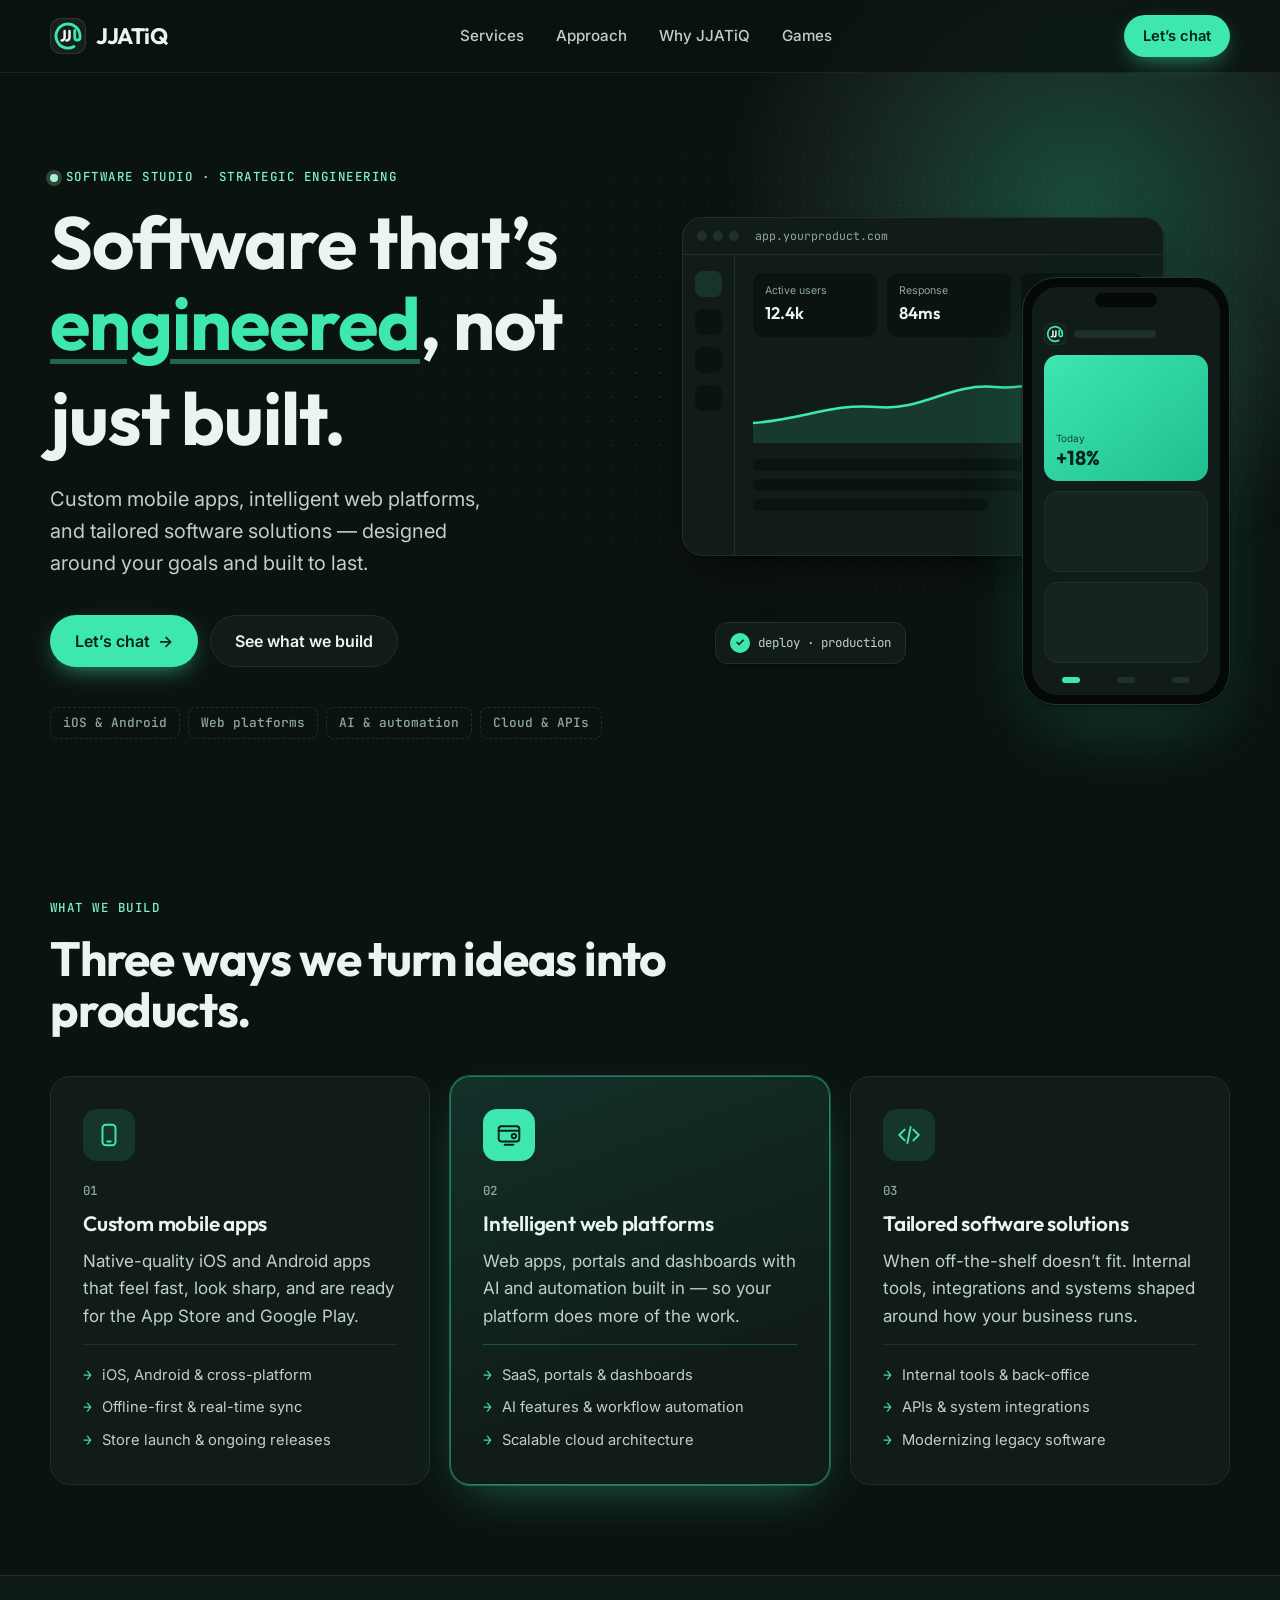
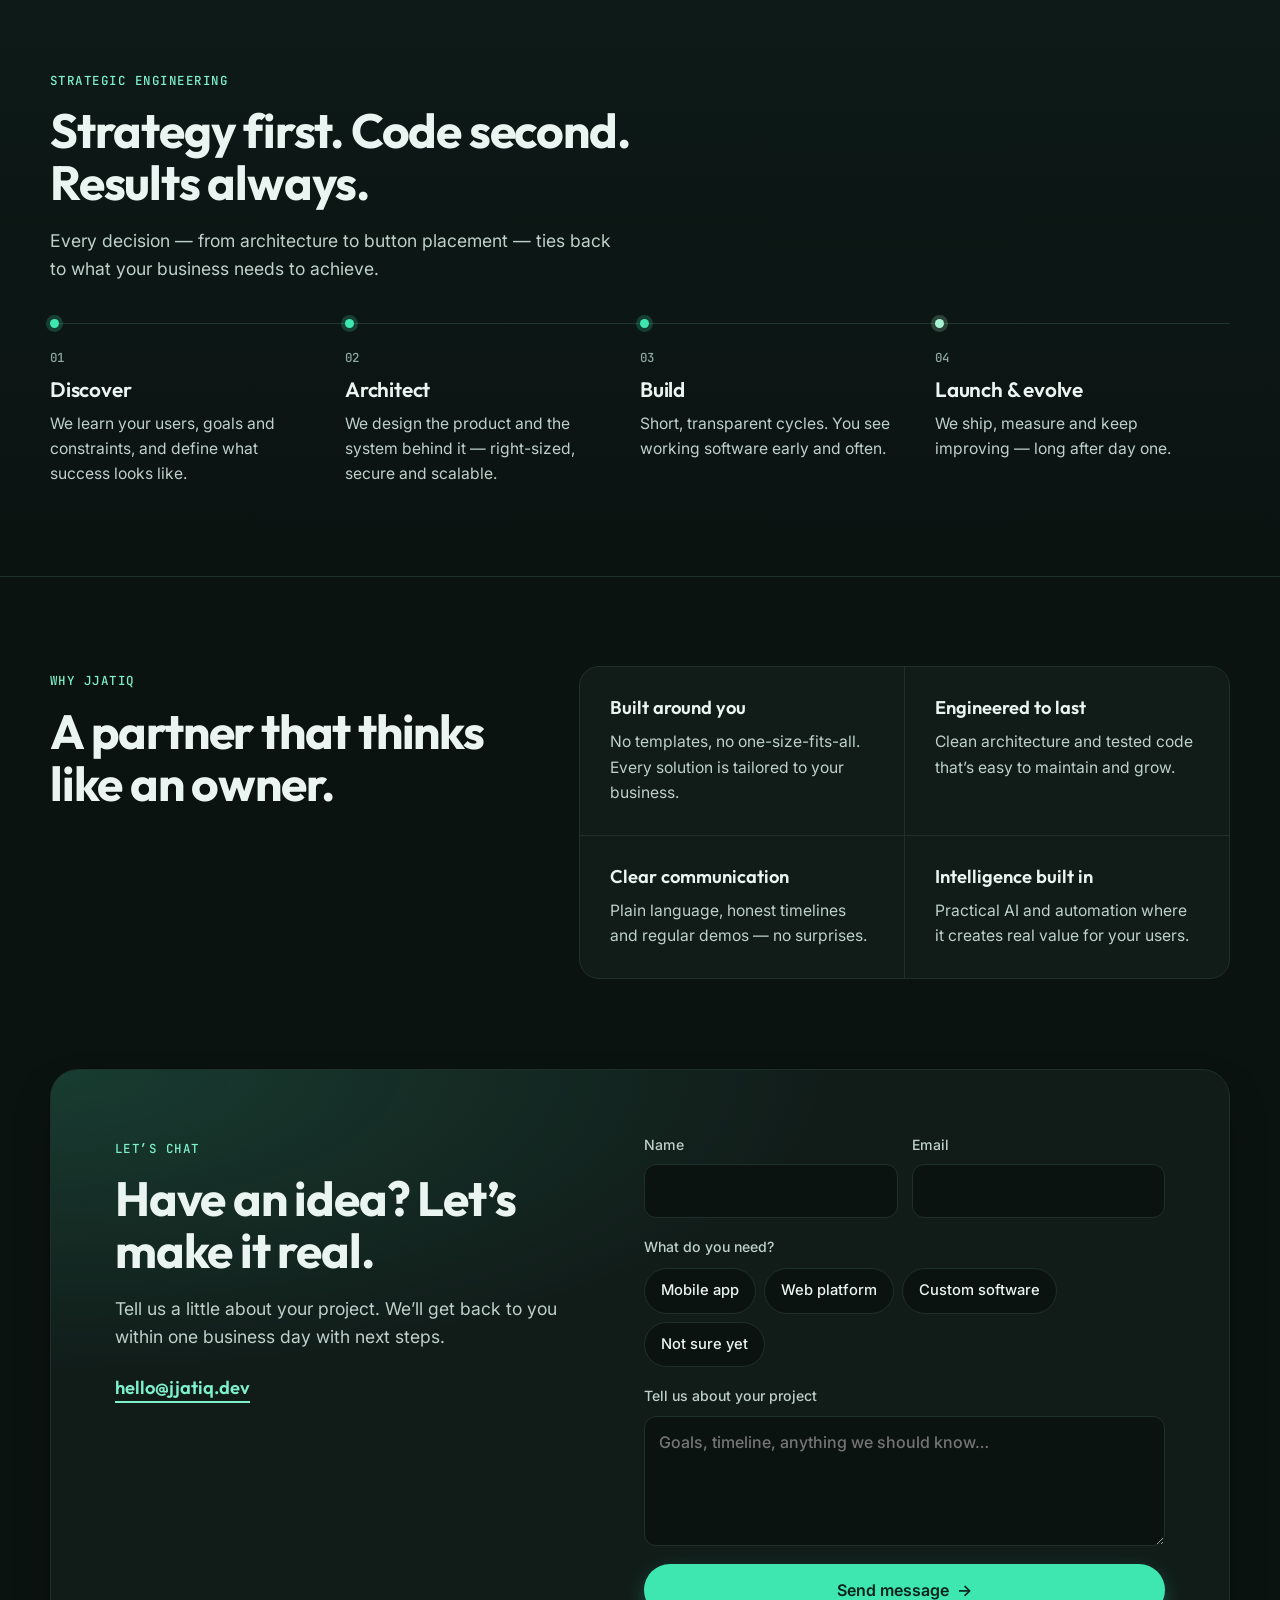
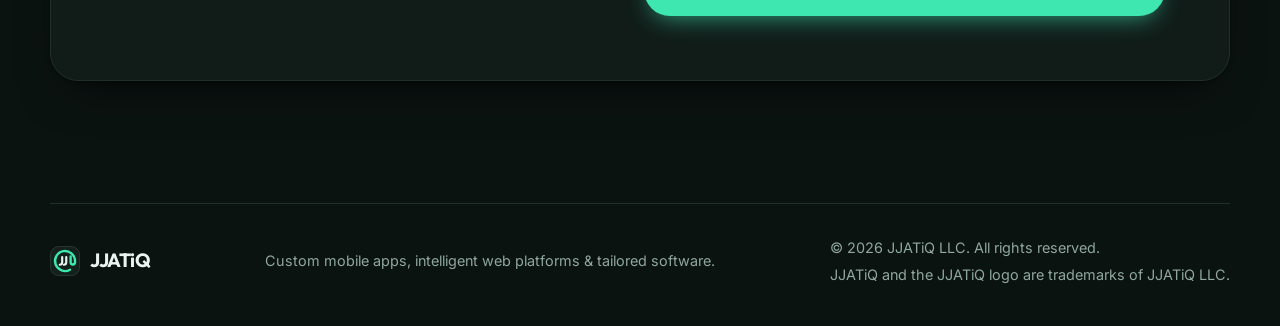
<file: index.html>
<!doctype html>
<html lang="en">
<head>
  <meta charset="utf-8">
  <meta name="viewport" content="width=device-width, initial-scale=1">
  <title>JJATiQ — Strategic Software Engineering</title>
  <meta name="description" content="Official homepage for JJATiQ. Custom mobile apps, intelligent web platforms, and tailored software solutions. Built with strategic engineering. Let’s chat.">
  <meta property="og:title" content="JJATiQ — Strategic Software Engineering">
  <meta property="og:description" content="Custom mobile apps, intelligent web platforms, and tailored software solutions. Built with strategic engineering.">
  <link rel="icon" href="favicon.ico?v=3" sizes="48x48">
  <link rel="icon" href="favicon.svg?v=3" type="image/svg+xml">
  <link rel="icon" href="brand/png/mark-32.png?v=3" type="image/png" sizes="32x32">
  <link rel="apple-touch-icon" href="apple-touch-icon.png?v=3">
  <meta property="og:image" content="https://jjatiq.dev/brand/png/logo-on-dark-480h.png">
  <meta name="theme-color" content="#0B1311">
  <link rel="preconnect" href="https://fonts.googleapis.com">
  <link rel="preconnect" href="https://fonts.gstatic.com" crossorigin>
  <link href="https://fonts.googleapis.com/css2?family=Outfit:wght@500;600;700&family=Inter:wght@400;500;600&family=JetBrains+Mono:wght@400;500&display=swap" rel="stylesheet">
  <link rel="stylesheet" href="styles.css">
</head>
<body>

  <!-- Reusable logo mark -->
  <svg width="0" height="0" style="position:absolute" aria-hidden="true">
    <symbol id="mark" viewBox="0 0 48 48">
      <rect width="48" height="48" rx="14" fill="#13201C"/>
      <rect x=".75" y=".75" width="46.5" height="46.5" rx="13.25" fill="none" stroke="#FFFFFF" stroke-opacity=".1" stroke-width="1.5"/>
      <path d="M33 16.5v9.5a3.5 3.5 0 0 0 7 0v-2A16 16 0 1 0 32 37.9" fill="none" stroke="#3EE6B0" stroke-width="3.8" stroke-linecap="round" stroke-linejoin="round"/>
      <path d="M19.5 17.5v8.5a4 4 0 0 1-4 4" fill="none" stroke="#EAF4F0" stroke-width="3.4" stroke-linecap="round"/>
      <path d="M26 17.5v8.5a4 4 0 0 1-4 4" fill="none" stroke="#EAF4F0" stroke-width="3.4" stroke-linecap="round"/>
    </symbol>
  </svg>

  <header class="nav" id="top">
    <div class="wrap nav__inner">
      <a href="#top" class="brand" aria-label="JJATiQ home">
        <svg class="brand__mark"><use href="#mark"/></svg>
        <span class="brand__word">JJATiQ</span>
      </a>
      <nav class="nav__links" aria-label="Main">
        <a href="#services">Services</a>
        <a href="#approach">Approach</a>
        <a href="#principles">Why JJATiQ</a>
        <a href="games/" class="nav__keep">Games</a>
      </nav>
      <a href="#contact" class="btn btn--primary btn--sm">Let’s chat</a>
    </div>
  </header>

  <main>
    <!-- HERO -->
    <section class="hero">
      <div class="wrap hero__grid">
        <div class="hero__copy">
          <p class="eyebrow"><span class="dot"></span> Software studio · Strategic engineering</p>
          <h1><span>Software that’s</span> <span class="hl"><em>engineered</em>, not</span> <span>just built.</span></h1>
          <p class="lede">Custom mobile apps, intelligent web platforms, and tailored software solutions — designed around your goals and built to last.</p>
          <div class="hero__cta">
            <a href="#contact" class="btn btn--primary">Let’s chat <span aria-hidden="true">→</span></a>
            <a href="#services" class="btn btn--ghost">See what we build</a>
          </div>
          <ul class="hero__tags" aria-label="Capabilities">
            <li>iOS &amp; Android</li><li>Web platforms</li><li>AI &amp; automation</li><li>Cloud &amp; APIs</li>
          </ul>
        </div>

        <div class="hero__visual" aria-hidden="true">
          <div class="win">
            <div class="win__bar"><i></i><i></i><i></i><span>app.yourproduct.com</span></div>
            <div class="win__body">
              <div class="win__side"><b></b><b></b><b></b><b></b></div>
              <div class="win__main">
                <div class="kpis"><div><small>Active users</small><strong>12.4k</strong></div><div><small>Response</small><strong>84ms</strong></div><div><small>Uptime</small><strong>99.9%</strong></div></div>
                <svg class="chart" viewBox="0 0 300 90" preserveAspectRatio="none">
                  <path d="M0 70 C40 66 60 50 95 54 S150 30 185 34 S250 12 300 8 V90 H0Z" class="chart__fill"/>
                  <path d="M0 70 C40 66 60 50 95 54 S150 30 185 34 S250 12 300 8" class="chart__line"/>
                </svg>
                <div class="rows"><b></b><b></b><b></b></div>
              </div>
            </div>
          </div>
          <div class="phone">
            <div class="phone__notch"></div>
            <div class="phone__screen">
              <div class="phone__head"><svg><use href="#mark"/></svg><b></b></div>
              <div class="phone__card phone__card--accent"><small>Today</small><strong>+18%</strong></div>
              <div class="phone__card"></div>
              <div class="phone__card"></div>
              <div class="phone__tab"><i></i><i></i><i></i></div>
            </div>
          </div>
          <div class="chip"><span class="chip__ok">✓</span> <code>deploy · production</code></div>
        </div>
      </div>
    </section>

    <!-- SERVICES -->
    <section class="section" id="services">
      <div class="wrap">
        <div class="section__head">
          <p class="eyebrow">What we build</p>
          <h2>Three ways we turn ideas into products.</h2>
        </div>
        <div class="cards">
          <article class="card">
            <div class="card__icon">
              <svg viewBox="0 0 24 24"><rect x="6" y="2.5" width="12" height="19" rx="3"/><path d="M10.5 18h3"/></svg>
            </div>
            <p class="card__num">01</p>
            <h3>Custom mobile apps</h3>
            <p>Native-quality iOS and Android apps that feel fast, look sharp, and are ready for the App Store and Google Play.</p>
            <ul><li>iOS, Android &amp; cross-platform</li><li>Offline-first &amp; real-time sync</li><li>Store launch &amp; ongoing releases</li></ul>
          </article>
          <article class="card card--feature">
            <div class="card__icon">
              <svg viewBox="0 0 24 24"><rect x="2.5" y="4" width="19" height="14" rx="2.5"/><path d="M2.5 8h19M8 21h8"/><circle cx="16.5" cy="13" r="2"/></svg>
            </div>
            <p class="card__num">02</p>
            <h3>Intelligent web platforms</h3>
            <p>Web apps, portals and dashboards with AI and automation built in — so your platform does more of the work.</p>
            <ul><li>SaaS, portals &amp; dashboards</li><li>AI features &amp; workflow automation</li><li>Scalable cloud architecture</li></ul>
          </article>
          <article class="card">
            <div class="card__icon">
              <svg viewBox="0 0 24 24"><path d="M8 7l-5 5 5 5M16 7l5 5-5 5M13.5 4.5l-3 15"/></svg>
            </div>
            <p class="card__num">03</p>
            <h3>Tailored software solutions</h3>
            <p>When off-the-shelf doesn’t fit. Internal tools, integrations and systems shaped around how your business runs.</p>
            <ul><li>Internal tools &amp; back-office</li><li>APIs &amp; system integrations</li><li>Modernizing legacy software</li></ul>
          </article>
        </div>
      </div>
    </section>

    <!-- APPROACH -->
    <section class="section section--ink" id="approach">
      <div class="wrap">
        <div class="section__head">
          <p class="eyebrow eyebrow--light">Strategic engineering</p>
          <h2>Strategy first. Code second. Results always.</h2>
          <p class="section__sub">Every decision — from architecture to button placement — ties back to what your business needs to achieve.</p>
        </div>
        <ol class="steps">
          <li><span class="steps__n">01</span><h3>Discover</h3><p>We learn your users, goals and constraints, and define what success looks like.</p></li>
          <li><span class="steps__n">02</span><h3>Architect</h3><p>We design the product and the system behind it — right-sized, secure and scalable.</p></li>
          <li><span class="steps__n">03</span><h3>Build</h3><p>Short, transparent cycles. You see working software early and often.</p></li>
          <li><span class="steps__n">04</span><h3>Launch &amp; evolve</h3><p>We ship, measure and keep improving — long after day one.</p></li>
        </ol>
      </div>
    </section>

    <!-- PRINCIPLES -->
    <section class="section" id="principles">
      <div class="wrap principles">
        <div class="section__head">
          <p class="eyebrow">Why JJATiQ</p>
          <h2>A partner that thinks like an owner.</h2>
        </div>
        <dl class="principles__list">
          <div><dt>Built around you</dt><dd>No templates, no one-size-fits-all. Every solution is tailored to your business.</dd></div>
          <div><dt>Engineered to last</dt><dd>Clean architecture and tested code that’s easy to maintain and grow.</dd></div>
          <div><dt>Clear communication</dt><dd>Plain language, honest timelines and regular demos — no surprises.</dd></div>
          <div><dt>Intelligence built in</dt><dd>Practical AI and automation where it creates real value for your users.</dd></div>
        </dl>
      </div>
    </section>

    <!-- CONTACT -->
    <section class="section contact" id="contact">
      <div class="wrap contact__grid">
        <div>
          <p class="eyebrow">Let’s chat</p>
          <h2>Have an idea? Let’s make it real.</h2>
          <p class="section__sub">Tell us a little about your project. We’ll get back to you within one business day with next steps.</p>
          <a class="contact__mail" href="mailto:hello@jjatiq.dev">hello@jjatiq.dev</a>
        </div>
        <form class="form" id="contactForm">
          <div class="form__row">
            <label>Name<input name="name" required autocomplete="name"></label>
            <label>Email<input name="email" type="email" required autocomplete="email"></label>
          </div>
          <fieldset>
            <legend>What do you need?</legend>
            <div class="pills">
              <label><input type="checkbox" name="need" value="Mobile app"><span>Mobile app</span></label>
              <label><input type="checkbox" name="need" value="Web platform"><span>Web platform</span></label>
              <label><input type="checkbox" name="need" value="Custom software"><span>Custom software</span></label>
              <label><input type="checkbox" name="need" value="Not sure yet"><span>Not sure yet</span></label>
            </div>
          </fieldset>
          <label>Tell us about your project<textarea name="message" rows="4" placeholder="Goals, timeline, anything we should know…"></textarea></label>
          <button class="btn btn--primary btn--block" type="submit">Send message <span aria-hidden="true">→</span></button>
        </form>
      </div>
    </section>
  </main>

  <footer class="footer">
    <div class="wrap footer__inner">
      <a href="#top" class="brand" aria-label="JJATiQ home">
        <svg class="brand__mark"><use href="#mark"/></svg>
        <span class="brand__word">JJATiQ</span>
      </a>
      <p>Custom mobile apps, intelligent web platforms &amp; tailored software.</p>
      <div class="footer__legal footer__copy">
        <p>© <span id="year">2026</span> JJATiQ LLC. All rights reserved.</p>
        <p>JJATiQ and the JJATiQ logo are trademarks of JJATiQ LLC.</p>
      </div>
    </div>
  </footer>

  <script>
    document.getElementById('year').textContent = new Date().getFullYear();
    // Contact form opens the visitor's email app with the details filled in.
    document.getElementById('contactForm').addEventListener('submit', function (e) {
      e.preventDefault();
      var f = new FormData(this);
      var needs = f.getAll('need').join(', ') || 'Not specified';
      var body = 'Name: ' + f.get('name') + '\nEmail: ' + f.get('email') + '\nNeeds: ' + needs + '\n\n' + (f.get('message') || '');
      location.href = 'mailto:hello@jjatiq.dev?subject=' + encodeURIComponent('Project inquiry from ' + f.get('name')) + '&body=' + encodeURIComponent(body);
    });
  </script>
</body>
</html>
</file>
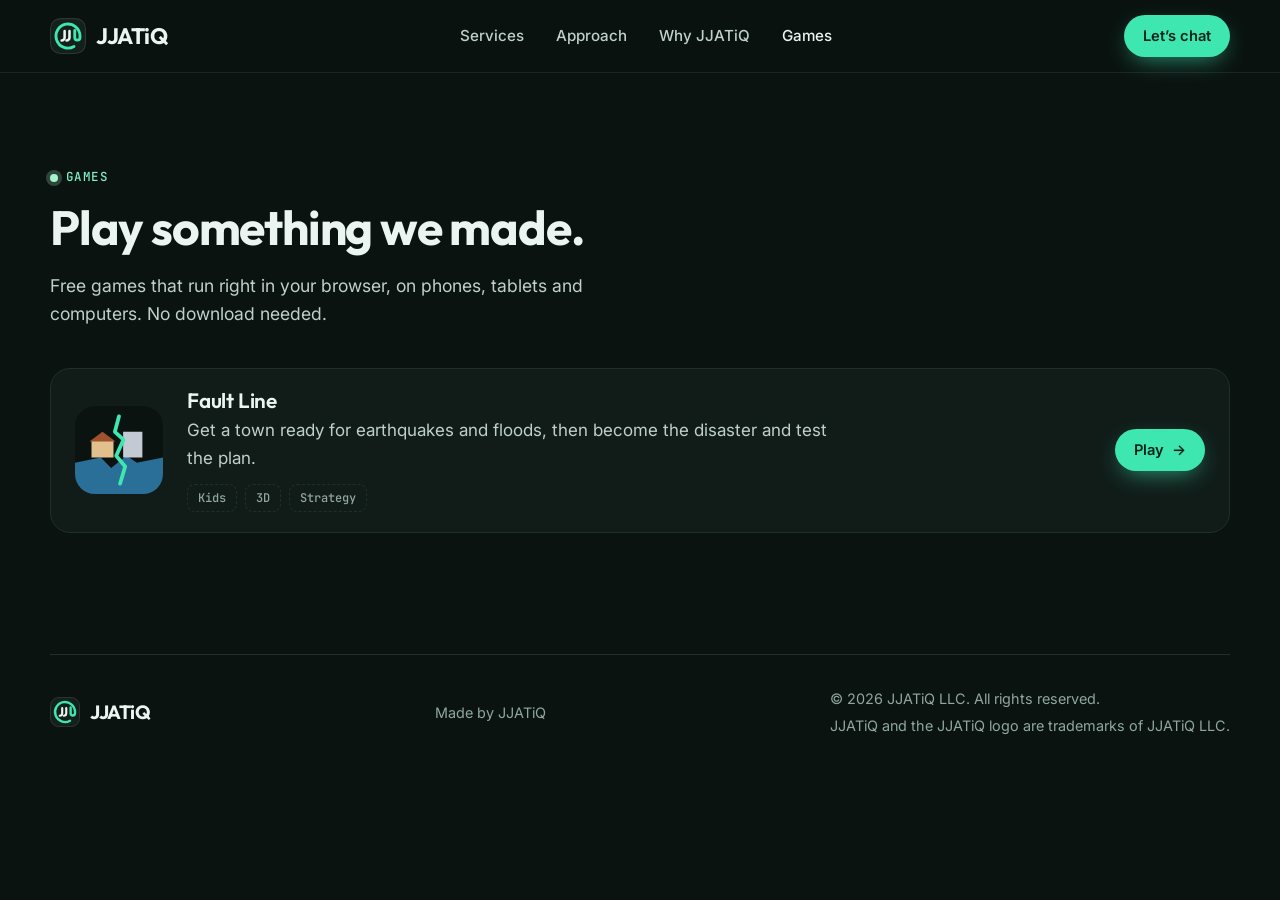
<file: games/index.html>
<!doctype html>
<html lang="en">
<head>
  <meta charset="utf-8">
  <meta name="viewport" content="width=device-width, initial-scale=1">
  <title>Games — JJATiQ</title>
  <meta name="description" content="Games made by JJATiQ. Play them free in your browser.">
  <meta property="og:title" content="Games — JJATiQ">
  <meta property="og:description" content="Games made by JJATiQ. Play them free in your browser.">
  <link rel="icon" href="../favicon.ico?v=3" sizes="48x48">
  <link rel="icon" href="../favicon.svg?v=3" type="image/svg+xml">
  <link rel="icon" href="../brand/png/mark-32.png?v=3" type="image/png" sizes="32x32">
  <link rel="apple-touch-icon" href="../apple-touch-icon.png?v=3">
  <meta property="og:image" content="https://jjatiq.dev/brand/png/logo-on-dark-480h.png">
  <meta name="theme-color" content="#0B1311">
  <link rel="preconnect" href="https://fonts.googleapis.com">
  <link rel="preconnect" href="https://fonts.gstatic.com" crossorigin>
  <link href="https://fonts.googleapis.com/css2?family=Outfit:wght@500;600;700&family=Inter:wght@400;500;600&family=JetBrains+Mono:wght@400;500&display=swap" rel="stylesheet">
  <link rel="stylesheet" href="../styles.css">
</head>
<body>

  <!-- Reusable logo mark -->
  <svg width="0" height="0" style="position:absolute" aria-hidden="true">
    <symbol id="mark" viewBox="0 0 48 48">
      <rect width="48" height="48" rx="14" fill="#13201C"/>
      <rect x=".75" y=".75" width="46.5" height="46.5" rx="13.25" fill="none" stroke="#FFFFFF" stroke-opacity=".1" stroke-width="1.5"/>
      <path d="M33 16.5v9.5a3.5 3.5 0 0 0 7 0v-2A16 16 0 1 0 32 37.9" fill="none" stroke="#3EE6B0" stroke-width="3.8" stroke-linecap="round" stroke-linejoin="round"/>
      <path d="M19.5 17.5v8.5a4 4 0 0 1-4 4" fill="none" stroke="#EAF4F0" stroke-width="3.4" stroke-linecap="round"/>
      <path d="M26 17.5v8.5a4 4 0 0 1-4 4" fill="none" stroke="#EAF4F0" stroke-width="3.4" stroke-linecap="round"/>
    </symbol>
  </svg>

  <header class="nav" id="top">
    <div class="wrap nav__inner">
      <a href="../" class="brand" aria-label="JJATiQ home">
        <svg class="brand__mark"><use href="#mark"/></svg>
        <span class="brand__word">JJATiQ</span>
      </a>
      <nav class="nav__links" aria-label="Main">
        <a href="../#services">Services</a>
        <a href="../#approach">Approach</a>
        <a href="../#principles">Why JJATiQ</a>
        <a href="./" class="nav__keep" aria-current="page">Games</a>
      </nav>
      <a href="../#contact" class="btn btn--primary btn--sm">Let’s chat</a>
    </div>
  </header>

  <main>
    <section class="section games">
      <div class="wrap">
        <div class="section__head">
          <p class="eyebrow"><span class="dot"></span> Games</p>
          <h2>Play something we made.</h2>
          <p class="section__sub">Free games that run right in your browser, on phones, tablets and computers. No download needed.</p>
        </div>

        <ul class="game-list">
          <li>
            <a class="game" href="faultline/">
              <img class="game__icon" src="faultline/icon.svg" alt="" width="88" height="88">
              <div class="game__info">
                <h3>Fault Line</h3>
                <p>Get a town ready for earthquakes and floods, then become the disaster and test the plan.</p>
                <ul class="game__tags"><li>Kids</li><li>3D</li><li>Strategy</li></ul>
              </div>
              <span class="btn btn--primary btn--sm game__play">Play <span aria-hidden="true">→</span></span>
            </a>
          </li>
        </ul>
      </div>
    </section>
  </main>

  <footer class="footer">
    <div class="wrap footer__inner">
      <a href="../" class="brand" aria-label="JJATiQ home">
        <svg class="brand__mark"><use href="#mark"/></svg>
        <span class="brand__word">JJATiQ</span>
      </a>
      <p>Made by JJATiQ</p>
      <div class="footer__legal">
        <p>© <span id="year">2026</span> JJATiQ LLC. All rights reserved.</p>
        <p>JJATiQ and the JJATiQ logo are trademarks of JJATiQ LLC.</p>
      </div>
    </div>
  </footer>

  <script>document.getElementById('year').textContent = new Date().getFullYear();</script>
</body>
</html>
</file>
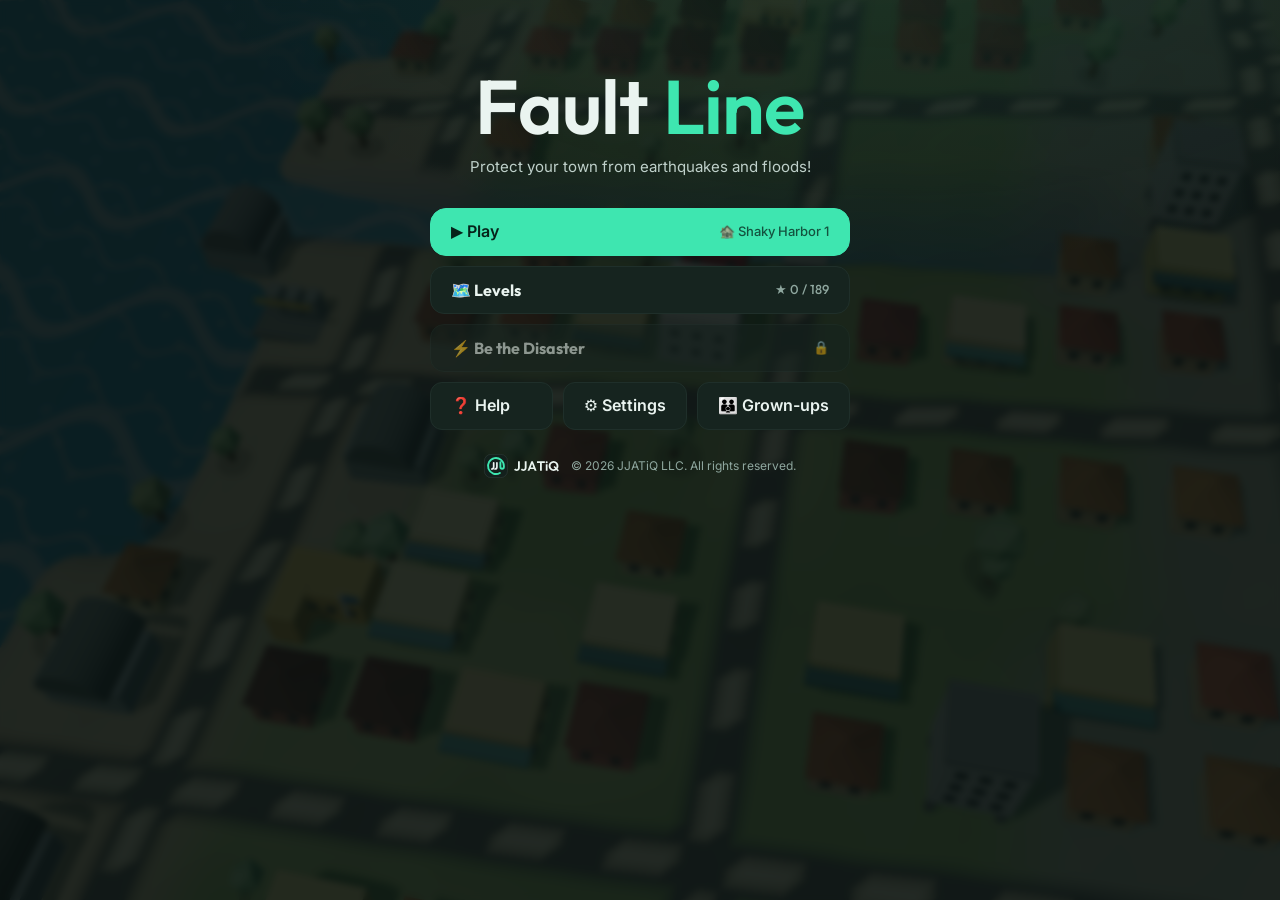
<file: games/faultline/index.html>
<!doctype html>
<html lang="en">
  <head>
    <meta charset="UTF-8" />
    <meta name="viewport" content="width=device-width, initial-scale=1, viewport-fit=cover, user-scalable=no" />
    <meta name="theme-color" content="#0B1311" />
    <meta name="description" content="Fault Line: protect a town from earthquakes and floods, then become the disaster and test the plan." />
    <meta name="author" content="JJATiQ LLC" />
    <title>Fault Line</title>
    <link rel="manifest" href="manifest.webmanifest" />
    <link rel="icon" href="icon.svg" type="image/svg+xml" />
    <script type="module" crossorigin src="./assets/index-CkJMBV_T.js"></script>
    <link rel="stylesheet" crossorigin href="./assets/index-pyJygfuD.css">
  </head>
  <body>
    <canvas id="view" aria-label="3D view of the town"></canvas>
    <div id="ui"></div>
  </body>
</html>
</file>
<file: styles.css>
/* ---------- Tokens ---------- */
/* Mint Tech — dark by design.
   --paper = page background, --surface = cards, --ink = main text. */
:root {
  --paper: #0B1311;
  --surface: #111C19;
  --surface-2: #16241F;
  --ink: #EAF4F0;
  --ink-2: #BFD0CA;
  --muted: #8FA79F;
  --line: #1F2F2A;
  --accent: #3EE6B0;
  --accent-ink: #06231A;
  --accent-soft: rgba(62,230,176,.12);
  --accent-text: #7EF0CB;
  --spark: #A7F3D0;
  --ok: #3EE6B0;
  --shadow: 0 1px 2px rgba(0,0,0,.4), 0 20px 48px -20px rgba(0,0,0,.8);
  --glow: 0 0 0 1px rgba(62,230,176,.32), 0 18px 50px -18px rgba(62,230,176,.4);
  --radius: 20px;
  --font-display: "Outfit", "Helvetica Neue", Arial, sans-serif;
  --font-body: "Inter", system-ui, -apple-system, sans-serif;
  --font-mono: "JetBrains Mono", ui-monospace, Menlo, monospace;
  color-scheme: dark;
}

/* ---------- Base ---------- */
*, *::before, *::after { box-sizing: border-box; }
html { scroll-behavior: smooth; scroll-padding-top: 80px; }
body {
  margin: 0;
  background: var(--paper);
  color: var(--ink);
  font: 400 17px/1.6 var(--font-body);
  -webkit-font-smoothing: antialiased;
  overflow-x: hidden;
}
h1, h2, h3 { font-family: var(--font-display); line-height: 1.08; letter-spacing: -0.025em; margin: 0; }
h1 { font-size: clamp(2.6rem, 6vw, 4.6rem); font-weight: 700; }
h2 { font-size: clamp(2rem, 4vw, 3rem); font-weight: 700; }
h3 { font-size: 1.3rem; font-weight: 600; letter-spacing: -0.01em; }
p { margin: 0; }
a { color: inherit; text-decoration: none; }
:focus-visible { outline: 2px solid var(--accent); outline-offset: 3px; border-radius: 6px; }
.wrap { width: min(1180px, 100% - 32px); margin-inline: auto; }

.eyebrow {
  display: inline-flex; align-items: center; gap: 8px;
  font: 500 .78rem/1 var(--font-mono);
  text-transform: uppercase; letter-spacing: .12em;
  color: var(--accent-text);
  margin-bottom: 18px;
}
.eyebrow--light { color: var(--accent-text); }
.dot { width: 8px; height: 8px; border-radius: 50%; background: var(--spark); box-shadow: 0 0 0 4px color-mix(in srgb, var(--spark) 22%, transparent); }

/* ---------- Buttons ---------- */
.btn {
  display: inline-flex; align-items: center; justify-content: center; gap: 8px;
  height: 52px; padding: 0 24px; border-radius: 999px;
  font: 600 1rem/1 var(--font-body);
  border: 1px solid transparent; cursor: pointer;
  transition: transform .15s ease, background .15s ease, border-color .15s ease;
}
.btn:hover { transform: translateY(-1px); }
.btn--primary { background: var(--accent); color: var(--accent-ink); box-shadow: 0 8px 24px -8px rgba(62,230,176,.7); }
.btn--primary:hover { background: #62EEC0; }
.btn--ghost { border-color: var(--line); color: var(--ink); background: var(--surface); }
.btn--ghost:hover { border-color: var(--accent); }
.btn--sm { height: 42px; padding: 0 18px; font-size: .92rem; }
.btn--block { width: 100%; }

/* ---------- Nav ---------- */
.nav {
  position: sticky; top: 0; z-index: 10;
  background: color-mix(in srgb, var(--paper) 82%, transparent);
  backdrop-filter: saturate(1.4) blur(14px);
  border-bottom: 1px solid color-mix(in srgb, var(--line) 70%, transparent);
}
.nav__inner { display: flex; align-items: center; justify-content: space-between; height: 72px; gap: 24px; }
.nav__links { display: flex; gap: 32px; font-weight: 500; font-size: .95rem; color: var(--ink-2); }
.nav__links a:hover { color: var(--ink); }

.brand { display: inline-flex; align-items: center; gap: 10px; }
.brand__mark { width: 36px; height: 36px; }
.brand__word { font: 700 1.4rem/1 var(--font-display); letter-spacing: -0.02em; }

/* ---------- Hero ---------- */
.hero { padding: clamp(48px, 7vw, 96px) 0 clamp(40px, 5vw, 72px); position: relative; isolation: isolate; }
.hero::after {
  content: ""; position: absolute; z-index: -2; pointer-events: none;
  width: 720px; height: 720px; right: -160px; top: -220px; border-radius: 50%;
  background: radial-gradient(circle, rgba(62,230,176,.28), rgba(167,243,208,.08) 45%, transparent 70%);
  filter: blur(20px);
}
.hero::before {
  content: ""; position: absolute; inset: 0; z-index: -1;
  background-image: radial-gradient(rgba(242,242,250,.09) 1px, transparent 1px);
  background-size: 24px 24px;
  mask-image: radial-gradient(ellipse 70% 60% at 70% 40%, #000 20%, transparent 75%);
}
.hero__grid { display: grid; grid-template-columns: 1.05fr 1fr; gap: 56px; align-items: center; }
.hero h1 em {
  font-style: normal; color: var(--accent); white-space: nowrap;
  text-decoration: underline;
  text-decoration-color: rgba(62,230,176,.4);
  text-decoration-thickness: .07em;
  text-underline-offset: .12em;
  text-decoration-skip-ink: auto;
}
.hero h1 { line-height: 1.1; letter-spacing: -0.015em; }
/* One phrase per line. The underlined line gets extra room below it
   (underline offset + thickness) so the gaps above and below look even. */
.hero h1 > span { display: block; }
.hero h1 > .hl { padding-bottom: .19em; }
.lede { font-size: clamp(1.08rem, 1.6vw, 1.25rem); color: var(--ink-2); margin-top: 24px; max-width: 34ch; }
.hero__cta { display: flex; flex-wrap: wrap; gap: 12px; margin-top: 36px; }
.hero__tags { list-style: none; padding: 0; margin: 40px 0 0; display: flex; flex-wrap: wrap; gap: 8px; }
.hero__tags li {
  font: 500 .8rem/1 var(--font-mono); color: var(--muted);
  padding: 9px 12px; border: 1px dashed var(--line); border-radius: 8px;
}

/* Hero visual */
.hero__visual { position: relative; aspect-ratio: 1.08; }
.win {
  position: absolute; top: 4%; left: 0; width: 88%;
  background: var(--surface); border: 1px solid var(--line);
  border-radius: var(--radius); box-shadow: var(--shadow); overflow: hidden;
}
.win__bar { display: flex; align-items: center; gap: 6px; padding: 12px 14px; border-bottom: 1px solid var(--line); }
.win__bar i { width: 10px; height: 10px; border-radius: 50%; background: var(--line); }
.win__bar span { margin-left: 10px; font: 400 .72rem/1 var(--font-mono); color: var(--muted); }
.win__body { display: grid; grid-template-columns: 52px 1fr; min-height: 300px; }
.win__side { border-right: 1px solid var(--line); padding: 16px 12px; display: grid; gap: 12px; align-content: start; }
.win__side b { height: 26px; border-radius: 8px; background: var(--paper); }
.win__side b:first-child { background: var(--accent-soft); }
.win__main { padding: 18px; display: grid; gap: 16px; align-content: start; }
.kpis { display: grid; grid-template-columns: repeat(3, 1fr); gap: 10px; }
.kpis div { background: var(--paper); border-radius: 10px; padding: 10px 12px; }
.kpis small { display: block; font-size: .66rem; color: var(--muted); }
.kpis strong { font: 600 1.05rem/1.3 var(--font-display); }
.chart { width: 100%; height: 90px; display: block; }
.chart__fill { fill: color-mix(in srgb, var(--accent) 14%, transparent); }
.chart__line { fill: none; stroke: var(--accent); stroke-width: 2.5; vector-effect: non-scaling-stroke; }
.rows { display: grid; gap: 8px; }
.rows b { height: 12px; border-radius: 6px; background: var(--paper); }
.rows b:nth-child(2) { width: 80%; } .rows b:nth-child(3) { width: 60%; }

.phone {
  position: absolute; right: 0; bottom: 0; width: 38%; aspect-ratio: 9/18.5;
  background: #040807; border-radius: 34px; padding: 9px;
  border: 1px solid #22362F;
  box-shadow: var(--shadow), 0 30px 70px -20px rgba(62,230,176,.35);
  animation: float 7s ease-in-out infinite;
}
.phone__notch { position: absolute; top: 15px; left: 50%; translate: -50% 0; width: 30%; height: 14px; border-radius: 10px; background: #040807; z-index: 1; }
.phone__screen { height: 100%; background: var(--surface); border-radius: 26px; padding: 36px 12px 12px; display: flex; flex-direction: column; gap: 10px; }
.phone__head { display: flex; align-items: center; gap: 8px; }
.phone__head svg { width: 22px; height: 22px; }
.phone__head b { height: 8px; flex: 1; max-width: 50%; border-radius: 4px; background: var(--line); }
.phone__card { flex: 1; border-radius: 14px; background: var(--surface-2); border: 1px solid var(--line); }
.phone__card--accent { flex: 1.3; background: linear-gradient(140deg, #3EE6B0, #1FBF8F); border: 0; color: var(--accent-ink); padding: 12px; display: flex; flex-direction: column; justify-content: flex-end; }
.phone__card--accent small { font-size: .62rem; opacity: .8; }
.phone__card--accent strong { font: 700 1.25rem/1.1 var(--font-display); }
.phone__tab { display: flex; justify-content: space-around; padding-top: 4px; }
.phone__tab i { width: 18px; height: 6px; border-radius: 3px; background: var(--line); }
.phone__tab i:first-child { background: var(--accent); }

.chip {
  position: absolute; left: 6%; bottom: 8%;
  display: inline-flex; align-items: center; gap: 8px;
  background: var(--surface); border: 1px solid var(--line); box-shadow: var(--shadow);
  padding: 10px 14px; border-radius: 12px; font-size: .78rem;
  animation: float 7s ease-in-out -3.5s infinite;
}
.chip code { font-family: var(--font-mono); color: var(--ink-2); }
.chip__ok { display: grid; place-items: center; width: 20px; height: 20px; border-radius: 50%; background: var(--ok); color: var(--accent-ink); font-size: .7rem; font-weight: 700; }
@keyframes float { 50% { transform: translateY(-10px); } }
@media (prefers-reduced-motion: reduce) { .phone, .chip { animation: none; } html { scroll-behavior: auto; } }

/* ---------- Sections ---------- */
.section { padding: clamp(56px, 7vw, 96px) 0; }
.section__head { max-width: 680px; margin-bottom: 40px; }
.section__sub { color: var(--ink-2); margin-top: 18px; font-size: 1.1rem; max-width: 52ch; }

/* Services */
.cards { display: grid; grid-template-columns: repeat(3, 1fr); gap: 20px; }
.card {
  background: var(--surface); border: 1px solid var(--line); border-radius: var(--radius);
  padding: 32px; display: flex; flex-direction: column; gap: 14px;
  transition: transform .2s ease, box-shadow .2s ease, border-color .2s ease;
}
.card:hover { transform: translateY(-4px); box-shadow: var(--glow); border-color: rgba(62,230,176,.5); }
.card__icon { width: 52px; height: 52px; border-radius: 14px; background: var(--accent-soft); display: grid; place-items: center; margin-bottom: 10px; }
.card__icon svg { width: 26px; height: 26px; fill: none; stroke: var(--accent); stroke-width: 1.8; stroke-linecap: round; stroke-linejoin: round; }
.card__num { font: 500 .78rem/1 var(--font-mono); color: var(--muted); }
.card > p:not(.card__num) { color: var(--ink-2); }
.card ul { list-style: none; padding: 18px 0 0; margin: auto 0 0; border-top: 1px solid var(--line); display: grid; gap: 8px; font-size: .92rem; color: var(--ink-2); }
.card li::before { content: "→"; color: var(--accent); margin-right: 10px; font-family: var(--font-mono); }
.card--feature { background: linear-gradient(160deg, #123029 0%, #111C19 70%); border-color: rgba(62,230,176,.45); box-shadow: var(--glow); }
.card--feature ul { border-color: rgba(62,230,176,.25); }
.card--feature .card__icon { background: var(--accent); }
.card--feature .card__icon svg { stroke: var(--accent-ink); }

/* Approach (always dark band) */
.section--ink { background: linear-gradient(180deg, #0D1A17, #0B1311); color: var(--ink); border-block: 1px solid var(--line); }
.section--ink .section__sub { color: var(--ink-2); }
.steps { list-style: none; padding: 0; margin: 0; display: grid; grid-template-columns: repeat(4, 1fr); gap: 0; counter-reset: s; }
.steps li { padding: 28px 28px 0 0; border-top: 1px solid #22362F; position: relative; }
.steps li::before { content: ""; position: absolute; top: -5px; left: 0; width: 9px; height: 9px; border-radius: 50%; background: var(--accent); box-shadow: 0 0 0 4px rgba(62,230,176,.2); }
.steps li:last-child::before { background: var(--spark); box-shadow: 0 0 0 4px rgba(167,243,208,.2); }
.steps__n { font: 500 .78rem/1 var(--font-mono); color: var(--muted); display: block; margin-bottom: 14px; }
.steps h3 { margin-bottom: 10px; }
.steps p { color: var(--ink-2); font-size: .98rem; }

/* Principles */
.principles { display: grid; grid-template-columns: 1fr 1.4fr; gap: 64px; align-items: start; }
.principles .section__head { margin-bottom: 0; position: sticky; top: 110px; }
.principles__list { margin: 0; display: grid; grid-template-columns: 1fr 1fr; gap: 1px; background: var(--line); border: 1px solid var(--line); border-radius: var(--radius); overflow: hidden; }
.principles__list div { background: var(--surface); padding: 30px; }
.principles__list dt { font: 600 1.15rem/1.2 var(--font-display); margin-bottom: 10px; }
.principles__list dd { margin: 0; color: var(--ink-2); font-size: .98rem; }

/* Contact */
.contact { padding-top: 0; }
.contact__grid {
  display: grid; grid-template-columns: 1fr 1.1fr; gap: 56px; align-items: start;
  background: var(--surface); border: 1px solid var(--line); border-radius: 28px;
  padding: clamp(28px, 5vw, 64px); box-shadow: var(--shadow);
  background: radial-gradient(120% 90% at 0% 0%, rgba(62,230,176,.16), transparent 55%), var(--surface);
}
.contact__mail { display: inline-block; margin-top: 28px; font: 600 1.15rem/1 var(--font-display); color: var(--accent-text); border-bottom: 2px solid currentColor; padding-bottom: 4px; }
.form { display: grid; gap: 18px; }
.form__row { display: grid; grid-template-columns: 1fr 1fr; gap: 14px; }
.form label { display: grid; gap: 8px; font-size: .88rem; font-weight: 500; color: var(--ink-2); }
.form input:not([type=checkbox]), .form textarea {
  width: 100%; font: inherit; font-size: 1rem; color: var(--ink);
  background: var(--paper); border: 1px solid var(--line); border-radius: 12px; padding: 13px 14px;
  transition: border-color .15s ease, box-shadow .15s ease;
}
.form textarea { resize: vertical; }
.form input:focus, .form textarea:focus { outline: none; border-color: var(--accent); box-shadow: 0 0 0 4px color-mix(in srgb, var(--accent) 18%, transparent); }
fieldset { border: 0; padding: 0; margin: 0; }
legend { font-size: .88rem; font-weight: 500; color: var(--ink-2); margin-bottom: 10px; padding: 0; }
.pills { display: flex; flex-wrap: wrap; gap: 8px; }
.pills label { display: block; cursor: pointer; }
.pills input { position: absolute; opacity: 0; pointer-events: none; }
.pills span { display: inline-block; padding: 10px 16px; border-radius: 999px; border: 1px solid var(--line); background: var(--paper); color: var(--ink); font-size: .92rem; transition: all .15s ease; }
.pills input:checked + span { background: var(--accent); border-color: var(--accent); color: var(--accent-ink); font-weight: 600; }
.pills input:focus-visible + span { outline: 2px solid var(--accent); outline-offset: 2px; }

/* Footer */
.footer { padding: 32px 0 40px; }
.footer__inner { display: flex; flex-wrap: wrap; align-items: center; justify-content: space-between; gap: 16px 32px; color: var(--muted); font-size: .9rem; border-top: 1px solid var(--line); padding-top: 32px; }
.footer .brand { color: var(--ink); }
.footer .brand__mark { width: 30px; height: 30px; }
.footer .brand__word { font-size: 1.2rem; }
.footer__legal { display: grid; gap: 4px; }

/* ---------- Games ---------- */
.nav__links a[aria-current="page"] { color: var(--ink); }
.game-list { list-style: none; padding: 0; margin: 0; display: grid; gap: 16px; }
.game {
  display: grid; grid-template-columns: auto 1fr auto; align-items: center; gap: 24px;
  padding: 20px 24px; background: var(--surface); border: 1px solid var(--line); border-radius: var(--radius);
  transition: transform .2s ease, box-shadow .2s ease, border-color .2s ease;
}
.game:hover { transform: translateY(-2px); box-shadow: var(--glow); border-color: rgba(62,230,176,.5); }
.game__icon { width: 88px; height: 88px; border-radius: 20px; display: block; }
.game__info p { color: var(--ink-2); margin-top: 6px; max-width: 60ch; }
.game__tags { list-style: none; padding: 0; margin: 12px 0 0; display: flex; flex-wrap: wrap; gap: 8px; }
.game__tags li { font: 500 .75rem/1 var(--font-mono); color: var(--muted); padding: 7px 10px; border: 1px dashed var(--line); border-radius: 8px; }

/* ---------- Responsive ---------- */
@media (max-width: 960px) {
  .hero__grid, .principles, .contact__grid { grid-template-columns: 1fr; }
  .hero__visual { max-width: 560px; width: 100%; margin-inline: auto; }
  .cards { grid-template-columns: 1fr; }
  .steps { grid-template-columns: 1fr 1fr; row-gap: 40px; }
  .principles .section__head { position: static; }
  .principles { gap: 40px; }
}
@media (max-width: 640px) {
  body { font-size: 16px; }
  .eyebrow { font-size: .7rem; letter-spacing: .08em; }
  .nav__links a:not(.nav__keep) { display: none; }
  .nav__links { gap: 0; }
  .game { grid-template-columns: auto 1fr; gap: 16px; padding: 18px; }
  .game__icon { width: 64px; height: 64px; border-radius: 16px; }
  .game__play { grid-column: 1 / -1; width: 100%; }
  .steps, .principles__list, .form__row { grid-template-columns: 1fr; }
  .hero__cta .btn { flex: 1 1 100%; }
  .win__body { min-height: 220px; grid-template-columns: 38px 1fr; }
  .win__side { padding: 12px 8px; }
  .kpis strong { font-size: .85rem; }
  .card { padding: 24px; }
  .principles__list div { padding: 24px; }
}
</file>
<file: games/faultline/assets/index-pyJygfuD.css>
:root{--bg: #0b1311;--surface: #111c19;--surface2: #16241f;--line: #1f2f2a;--text: #eaf4f0;--text2: #bfd0ca;--muted: #8fa79f;--mint: #3ee6b0;--mint-press: #1fbf8f;--on-mint: #06231a;--danger: #ff6b5e;--warn: #ffc857;--quake: #e0a458;--flood: #58a6e0;--radius: 16px;--safe-b: env(safe-area-inset-bottom, 0px);--safe-t: env(safe-area-inset-top, 0px);color-scheme:dark}*{box-sizing:border-box;-webkit-tap-highlight-color:transparent}html,body{margin:0;height:100%;overflow:hidden;background:var(--bg);color:var(--text)}body{font:15px/1.45 Inter,system-ui,-apple-system,Segoe UI,Roboto,sans-serif;overscroll-behavior:none}h1,h2,h3,.display{font-family:Outfit,Inter,system-ui,sans-serif;font-weight:600;margin:0;letter-spacing:-.01em}button{font:inherit;color:inherit}#view{position:fixed;top:0;right:0;bottom:0;left:0;width:100vw;height:100vh;display:block;touch-action:none}#ui{position:fixed;top:0;right:0;bottom:0;left:0;pointer-events:none}#ui>*{pointer-events:auto}[hidden]{display:none!important}.btn{min-height:48px;padding:0 18px;border-radius:14px;border:1px solid var(--line);background:var(--surface2);color:var(--text);font-weight:600;cursor:pointer;display:inline-flex;align-items:center;justify-content:center;gap:8px;white-space:nowrap}.btn:active{transform:translateY(1px)}.btn.primary{background:var(--mint);color:var(--on-mint);border-color:var(--mint)}.btn.primary:active{background:var(--mint-press)}.btn.danger{background:#3a1714;border-color:#6b2a24;color:#ffd9d4}.btn.ghost{background:transparent}.btn:disabled{opacity:.5;cursor:not-allowed;background:var(--surface2);color:var(--muted);border-color:var(--line)}.btn.icon{width:48px;padding:0;font-size:20px}.btn.small{min-height:40px;padding:0 12px;font-size:14px}.row{display:flex;gap:10px;align-items:center;flex-wrap:wrap}.grow{flex:1}.muted{color:var(--muted)}.mint{color:var(--mint)}.danger-t{color:var(--danger)}.screen{position:fixed;top:0;right:0;bottom:0;left:0;overflow-y:auto;padding:calc(24px + var(--safe-t)) 16px calc(24px + var(--safe-b));background:radial-gradient(1200px 600px at 70% -10%,rgba(62,230,176,.08),transparent 60%),#0b1311e0;-webkit-backdrop-filter:blur(3px);backdrop-filter:blur(3px)}.screen .inner{max-width:720px;margin:0 auto;display:flex;flex-direction:column;gap:16px}.title-block{text-align:center;padding:6vh 0 2vh}.title-block h1{font-size:clamp(44px,12vw,76px);line-height:1}.title-block h1 span{color:var(--mint)}.title-block p{color:var(--text2);max-width:480px;margin:12px auto 0}.menu{display:grid;gap:10px;max-width:420px;width:100%;margin:0 auto}.menu .btn{min-height:56px;font-size:17px;justify-content:flex-start;padding:0 20px}.menu .btn small{margin-left:auto;color:var(--muted);font-weight:500;font-size:13px}.menu .btn.primary small{color:var(--on-mint);opacity:.75}.footer-brand{display:flex;align-items:center;justify-content:center;gap:10px;color:var(--muted);font-size:12px;margin-top:12px}.footer-brand img{height:24px}.card{background:var(--surface);border:1px solid var(--line);border-radius:var(--radius);padding:16px}.campaign{display:grid;gap:12px;border-left:4px solid var(--accent, var(--mint))}.campaign h2{font-size:22px}.campaign .place{color:var(--muted);font-size:13px}.levels{display:grid;gap:8px}.level{display:flex;align-items:center;gap:10px;padding:10px 12px;background:var(--surface2);border-radius:12px;flex-wrap:wrap}.level .lname{flex:1;min-width:140px}.level .lname b{display:block}.stars{color:var(--warn);letter-spacing:2px;font-size:16px}.tag{display:inline-block;font-size:12px;padding:2px 8px;border-radius:99px;background:var(--surface2);color:var(--text2);border:1px solid var(--line)}.back{align-self:flex-start}.modal-wrap{position:fixed;top:0;right:0;bottom:0;left:0;background:#04080799;display:flex;align-items:flex-end;justify-content:center;padding:16px 16px calc(16px + var(--safe-b));z-index:20}@media (min-width: 760px){.modal-wrap{align-items:center}}.modal{width:100%;max-width:640px;max-height:calc(100vh - 32px - var(--safe-t));overflow-y:auto;background:var(--surface);border:1px solid var(--line);border-radius:20px;padding:20px;display:flex;flex-direction:column;gap:14px}.modal>*{flex-shrink:0}.modal h2{font-size:24px}.modal .kicker{color:var(--mint);font-size:12px;font-weight:600;text-transform:uppercase;letter-spacing:.08em}.story{color:var(--text2)}.targets{display:grid;grid-template-columns:repeat(3,1fr);gap:8px}.target{background:var(--surface2);border-radius:12px;padding:10px}.target .v{font-family:Outfit,Inter,sans-serif;font-size:22px;font-weight:600}.target .l{font-size:12px;color:var(--muted)}.target.ok{outline:1px solid rgba(62,230,176,.6)}.target.bad{outline:1px solid rgba(255,107,94,.6)}.target .sub{font-size:12px;color:var(--text2)}.topbar{position:fixed;top:0;left:0;right:0;padding:calc(10px + var(--safe-t)) 12px 10px;display:flex;gap:8px;align-items:center;background:linear-gradient(#0b1311eb,#0b131100)}.topbar .title{flex:1;min-width:0}.topbar .title b{display:block;font-family:Outfit,Inter,sans-serif;font-size:16px;white-space:nowrap;overflow:hidden;text-overflow:ellipsis}.topbar .title span{font-size:12px;color:var(--muted)}.pill{background:var(--surface);border:1px solid var(--line);border-radius:99px;padding:0 14px;min-height:40px;display:inline-flex;align-items:center;gap:6px;font-weight:600}.pill.money b{color:var(--mint)}.legend{position:fixed;top:calc(76px + var(--safe-t));left:12px;background:#111c19eb;border:1px solid var(--line);border-radius:12px;padding:8px 10px;font-size:12px;max-width:230px}.legend .bar{height:8px;border-radius:4px;margin:6px 0 2px}.legend .ends{display:flex;justify-content:space-between;color:var(--muted)}.bottom{position:fixed;left:0;right:0;bottom:0;padding:0 0 calc(10px + var(--safe-b));display:flex;flex-direction:column;gap:8px;pointer-events:none}.bottom>*{pointer-events:auto}.tray{display:flex;gap:8px;overflow-x:auto;padding:4px 12px;scroll-snap-type:x proximity;scrollbar-width:none}.tray::-webkit-scrollbar{display:none}.mcard{flex:0 0 116px;min-height:96px;scroll-snap-align:start;background:var(--surface);border:1px solid var(--line);border-radius:14px;padding:10px;display:flex;flex-direction:column;gap:4px;text-align:left;cursor:pointer}.mcard .ic{font-size:22px}.mcard .nm{font-weight:600;font-size:13px;line-height:1.2}.mcard .co{font-size:12px;color:var(--mint);margin-top:auto}.mcard.sel{border-color:var(--mint);box-shadow:0 0 0 2px #3ee6b059 inset;background:#12261f}.actionbar{display:flex;gap:8px;padding:0 12px}.sheet{margin:0 12px;background:#111c19f7;border:1px solid var(--line);border-radius:18px;padding:14px;display:flex;flex-direction:column;gap:8px;max-height:42vh;overflow-y:auto}.sheet h3{font-size:17px}.sheet .kv{display:grid;grid-template-columns:auto 1fr;gap:2px 12px;font-size:13px}.sheet .kv span:nth-child(odd){color:var(--muted)}.sheet .why{font-size:13px;color:var(--text2)}.sheet .backfire{font-size:12px;color:var(--warn)}.strike{margin:0 12px;background:#111c19f7;border:1px solid var(--line);border-radius:18px;padding:14px;display:grid;gap:10px}.slider{display:grid;grid-template-columns:96px 1fr 64px;gap:10px;align-items:center;font-size:14px}.slider input{width:100%;accent-color:var(--danger);height:32px}.slider .val{text-align:right;font-weight:600;font-variant-numeric:tabular-nums}.meter{height:10px;border-radius:6px;background:var(--surface2);overflow:hidden}.meter i{display:block;height:100%;background:linear-gradient(90deg,var(--warn),var(--danger))}.seg{display:inline-flex;border:1px solid var(--line);border-radius:12px;overflow:hidden}.seg button{min-height:40px;padding:0 14px;background:var(--surface2);border:0;cursor:pointer}.seg button.on{background:var(--danger);color:#1b0705;font-weight:600}.note{font-size:12px;color:var(--muted)}.captions{position:fixed;left:50%;transform:translate(-50%);bottom:calc(96px + var(--safe-b));width:min(92vw,560px);display:flex;flex-direction:column;gap:6px;align-items:center;pointer-events:none}.captions div{background:#060c0adb;padding:6px 12px;border-radius:10px;font-size:14px;text-align:center;animation:fadein .25s ease}.captions div.old{opacity:.55}@keyframes fadein{0%{opacity:0;transform:translateY(6px)}}.counters{display:flex;gap:8px;flex-wrap:wrap;justify-content:center}.playbar{display:flex;gap:8px;justify-content:center;align-items:center;padding:0 12px}.timebar{flex:1;max-width:360px;height:6px;background:var(--surface2);border-radius:3px;overflow:hidden}.timebar i{display:block;height:100%;background:var(--mint);width:0}.big{font-family:Outfit,Inter,sans-serif;font-size:34px;font-weight:700;line-height:1}.chain{display:grid;gap:6px;font-size:13px}.chain .link{display:grid;grid-template-columns:minmax(0,max-content) auto minmax(0,1fr);gap:6px;align-items:center}.chain .link .node:last-child{justify-self:start}.chain .node{background:var(--surface2);border:1px solid var(--line);border-radius:10px;padding:4px 10px}.chain .arrow{color:var(--danger)}.fails{display:flex;gap:10px;overflow-x:auto;scroll-snap-type:x mandatory;padding-bottom:6px}.fail{flex:0 0 min(84%,320px);scroll-snap-align:start;background:var(--surface2);border-radius:14px;padding:12px;display:flex;flex-direction:column;gap:8px;font-size:13px}.fail h4{margin:0;font-size:15px;font-family:Outfit,Inter,sans-serif}.fail .fix{border-top:1px solid var(--line);padding-top:8px;color:var(--text2)}.notes{display:grid;gap:6px;font-size:14px;color:var(--text2)}.notes div:before{content:"• ";color:var(--mint)}.timeline{font-size:13px;display:grid;gap:4px;max-height:160px;overflow-y:auto}.timeline div{display:grid;grid-template-columns:52px 1fr;gap:8px}.timeline div span:first-child{color:var(--muted);font-variant-numeric:tabular-nums}.lesson{background:#10251e;border:1px solid #1d4637;border-radius:12px;padding:12px;font-size:14px}.checklist{display:grid;gap:8px}.checklist label{display:flex;gap:10px;align-items:flex-start;background:var(--surface2);padding:10px 12px;border-radius:12px;min-height:48px;cursor:pointer}.checklist input{width:22px;height:22px;accent-color:var(--mint);flex:none;margin-top:1px}.toggle{display:flex;align-items:center;gap:12px;min-height:56px;padding:6px 0;border-bottom:1px solid var(--line);cursor:pointer}.toggle .grow small{display:block;color:var(--muted);font-size:12px}.toggle input{width:24px;height:24px;accent-color:var(--mint)}.about-logo{height:40px;align-self:flex-start}.toast{position:fixed;top:calc(76px + var(--safe-t));left:50%;transform:translate(-50%);background:#2a1512;border:1px solid #6b2a24;color:#ffd9d4;padding:8px 14px;border-radius:12px;font-size:14px;z-index:30;pointer-events:none;animation:fadein .2s ease}.toast.good{background:#0f2a20;border-color:#1d6b4f;color:#c9ffe9}a{color:var(--mint)}@media (max-width: 420px){.targets{grid-template-columns:1fr 1fr 1fr}.target .v{font-size:18px}.slider{grid-template-columns:82px 1fr 56px}}@media (prefers-reduced-motion: reduce){*{animation:none!important}}.btn.big{min-height:56px;font-size:17px;border-radius:16px}.btn.huge{min-height:72px;font-size:22px;border-radius:20px}.menu .btn.huge{justify-content:flex-start}.btn.locked{opacity:.55}.btn.go{flex:1;min-height:60px;font-size:19px;border-radius:18px;border:0;background:linear-gradient(180deg,#ff6b5e,#e0443a);color:#fff;box-shadow:0 4px #9b2a22}.btn.go:active{transform:translateY(3px);box-shadow:0 1px #9b2a22}.btn.primary.big{box-shadow:0 4px #17996f;border:0}.btn.primary.big:active{transform:translateY(3px);box-shadow:0 1px #17996f}.world{display:grid;gap:14px;border-left:6px solid var(--accent, var(--mint))}.world-head{display:flex;gap:14px;align-items:center}.world-icon{font-size:44px;line-height:1}.world h2{font-size:24px}.bubbles{display:flex;gap:12px;justify-content:space-around}.bubble{width:92px;height:92px;border-radius:50%;border:0;cursor:pointer;display:flex;flex-direction:column;align-items:center;justify-content:center;gap:2px;background:var(--accent, var(--mint));color:#10201b;box-shadow:0 5px #00000059;font-family:Outfit,Inter,sans-serif}.bubble .num{font-size:32px;font-weight:700;line-height:1}.bubble.locked{background:var(--surface2);color:var(--muted);box-shadow:none}.bubble:active{transform:translateY(3px);box-shadow:0 2px #00000059}.stars .on{color:var(--warn)}.stars .off{color:#33443e}.bubble .stars .off{color:#00000040}.bubble .stars .on{color:#fff3b0;text-shadow:0 1px 0 rgba(0,0,0,.3)}.stars.small{font-size:15px;letter-spacing:1px}.stars.big{font-size:54px;letter-spacing:6px}.pop-stars .on{display:inline-block;animation:starpop .5s cubic-bezier(.3,1.6,.5,1) both}.pop-stars .on:nth-child(2){animation-delay:.25s}.pop-stars .on:nth-child(3){animation-delay:.5s}@keyframes starpop{0%{transform:scale(0) rotate(-40deg);opacity:0}}.coach{display:flex;gap:10px;align-items:flex-end;margin:0 12px}.modal .coach{margin:0}.coach .face{font-size:40px;line-height:1;flex:none;filter:drop-shadow(0 2px 2px rgba(0,0,0,.4))}.coach .say{position:relative;background:#f4fbf8;color:#10201b;border-radius:18px 18px 18px 6px;padding:10px 14px;font-size:16px;line-height:1.4;box-shadow:0 3px 10px #0000004d;animation:fadein .25s ease}.coach .say>b{display:block;font-size:12px;color:#1b8f69;text-transform:uppercase;letter-spacing:.06em}.goal{display:grid;gap:8px;font-size:17px}.goal .gi{display:inline-block;width:34px;font-size:22px}.tool-preview{display:flex;flex-wrap:wrap;gap:8px}.chip{background:var(--surface2);border:1px solid var(--line);border-radius:99px;padding:6px 12px;font-size:15px}.pill.coins{font-size:18px;min-height:48px;padding:0 16px}.pill.coins b{color:#ffd34d}.hud-meter{position:fixed;left:12px;right:12px;top:calc(72px + var(--safe-t));pointer-events:none;display:flex;justify-content:center}.meter-card{pointer-events:auto;width:min(100%,460px);background:#111c19eb;border:1px solid var(--line);border-radius:16px;padding:8px 12px;display:grid;gap:6px}.meter-top{display:flex;gap:8px;align-items:center}.mini{font-size:13px}.safety{position:relative;height:16px;border-radius:9px;background:#24332e;overflow:visible}.safety i{display:block;height:100%;border-radius:9px;background:linear-gradient(90deg,#ff6b5e,#ffc857 50%,#3ee6b0);transition:width .5s cubic-bezier(.3,1.4,.5,1)}.safety .tick{position:absolute;top:50%;transform:translate(-50%,-50%);font-size:18px;color:#4b5d57;text-shadow:0 0 3px #000}.safety .tick.hit{color:#ffd34d}.tray{gap:10px}.tool{flex:0 0 104px;min-height:108px;scroll-snap-align:start;background:var(--surface);border:2px solid var(--line);border-radius:18px;padding:10px 8px;display:flex;flex-direction:column;align-items:center;gap:4px;text-align:center;cursor:pointer}.tool .ic{font-size:34px;line-height:1.1}.tool .nm{font-weight:600;font-size:14px;line-height:1.15}.tool .co{font-size:13px;color:#ffd34d;margin-top:auto;font-weight:600}.tool.sel{border-color:var(--mint);background:#12261f;box-shadow:0 0 0 3px #3ee6b059;transform:translateY(-4px)}.tool.nudge{animation:nudge 1.1s ease-in-out infinite;border-color:#ffd34d}@keyframes nudge{50%{transform:translateY(-6px);box-shadow:0 0 0 4px #ffd34d73}}.result-head{text-align:center;display:grid;gap:4px;justify-items:center}.result-head h2{font-size:30px}.big-emoji{font-size:64px;line-height:1}.tally{display:grid;grid-template-columns:1fr 1fr;gap:10px}.tally>div{background:var(--surface2);border-radius:14px;padding:12px;display:grid;justify-items:center;text-align:center;gap:2px}.tally .ti{font-size:28px}.tally b{font-size:22px;font-family:Outfit,Inter,sans-serif}.tally span:last-child{color:var(--muted);font-size:13px}.lesson{display:grid;gap:8px;font-size:16px}.lesson .l-head{font-family:Outfit,Inter,sans-serif;font-weight:600;font-size:18px}.lesson .l-fix{color:#c9ffe9}.lesson.good{text-align:center;font-size:17px}details.grown{background:var(--surface2);border-radius:12px;padding:10px 12px;font-size:14px;color:var(--text2)}details.grown summary{cursor:pointer;min-height:28px}.grown-body{display:grid;gap:8px;margin-top:8px}.grown-body ul{margin:4px 0 0;padding-left:18px;display:grid;gap:4px}.steps{display:grid;gap:12px}.steps>div{display:flex;gap:12px;align-items:center;background:var(--surface2);border-radius:14px;padding:10px 12px}.steps .si{font-size:34px;flex:none}.seg.big button{min-height:52px;font-size:16px;flex:1}.seg.big{display:flex;flex:1}.strike .row b{font-size:15px}.modal.intro,.modal.results{gap:16px}@media (max-width: 380px){.bubble{width:78px;height:78px}.tool{flex-basis:92px}}.bubbles{flex-wrap:wrap;row-gap:14px}.bubble-wrap{display:grid;justify-items:center;gap:4px;width:96px}.bubble-name{font-size:12px;color:var(--text2);text-align:center;line-height:1.2}.bubble .num:not(:only-child){font-size:30px}.btn{min-height:40px;padding:0 14px;border-radius:12px;font-size:14px}.btn.icon{width:40px;font-size:18px}.btn.small{min-height:34px;padding:0 10px;font-size:13px}.btn.big{min-height:44px;font-size:15px;border-radius:14px}.btn.huge{min-height:54px;font-size:18px;border-radius:16px}.btn.go{min-height:44px;font-size:16px;border-radius:14px;box-shadow:0 3px #9b2a22}.btn.primary.big{box-shadow:0 3px #17996f}.pill{min-height:34px;padding:0 10px;font-size:14px}.topbar{padding:calc(6px + var(--safe-t)) 8px 6px;gap:6px}.topbar .title b{font-size:14px}.pill.coins{font-size:15px;min-height:36px;padding:0 12px}.hud-meter{top:calc(50px + var(--safe-t));left:8px;right:8px}.meter-card{width:min(100%,420px);display:flex;align-items:center;gap:8px;padding:5px 10px;border-radius:12px}.meter-card .m-label{font-size:12px;text-transform:uppercase;letter-spacing:.06em;color:var(--text2)}.meter-card .safety{flex:1;height:10px}.meter-card .safety .tick{font-size:13px}.meter-card .mini{font-size:12px;font-weight:600;white-space:nowrap}.legend{top:calc(90px + var(--safe-t));left:8px;padding:6px 8px;font-size:11px;max-width:200px}.toast{top:calc(90px + var(--safe-t));font-size:13px;padding:6px 12px}.bottom{gap:6px;padding-bottom:calc(8px + var(--safe-b))}.coach{gap:6px;margin:0 8px}.coach .face{font-size:28px}.coach .say{font-size:14px;line-height:1.35;padding:7px 11px;border-radius:14px 14px 14px 5px}.coach .say>b{font-size:10px}.coach.hud{max-width:440px}.coach.hud .face{background:none;border:0;padding:0;cursor:pointer;position:relative}.coach.hud .say{cursor:pointer;max-height:30vh;overflow-y:auto;overscroll-behavior:contain}.coach.hud.tucked .say{display:none}.coach.hud.tucked .face:after{content:"💬";position:absolute;right:-10px;top:-6px;font-size:13px}.tray{gap:6px;padding:2px 8px}.tool{flex:0 0 74px;min-height:0;padding:6px 4px;border-radius:14px;gap:2px}.tool .ic{font-size:22px}.tool .nm{font-size:11px;line-height:1.15}.tool .co{font-size:11px}.tool.sel{transform:translateY(-2px);box-shadow:0 0 0 2px #3ee6b059}.actionbar{padding:0 8px}.sheet{margin:0 8px;padding:10px;gap:6px;max-height:34vh;border-radius:14px}.sheet h3{font-size:15px}.captions{bottom:calc(52px + var(--safe-b));gap:4px}.captions div{font-size:12.5px;padding:4px 10px;border-radius:8px}.playbar{gap:6px;padding:0 8px}.strike{margin:0 8px;padding:10px;gap:8px;border-radius:14px}.seg button{min-height:34px;padding:0 10px;font-size:13px}.seg.big button{min-height:40px;font-size:14px}.slider{font-size:13px}.modal{padding:14px;gap:10px;border-radius:16px}.modal.intro,.modal.results{gap:10px}.modal h2{font-size:20px}.modal .kicker{font-size:11px}.modal>.row:last-child{position:sticky;bottom:-14px;margin:0 -14px -14px;padding:10px 14px 14px;background:var(--surface);border-top:1px solid var(--line)}.goal{font-size:14px;gap:4px}.goal .gi{width:26px;font-size:17px}.chip{font-size:13px;padding:4px 10px}.tool-preview{gap:6px}.result-head h2{font-size:22px}.stars.big{font-size:36px;letter-spacing:4px}.tally{gap:8px}.tally>div{padding:8px;grid-template-columns:auto auto;align-items:center;column-gap:8px}.tally .ti{font-size:20px;grid-row:span 2}.tally b{font-size:17px}.tally span:last-child{font-size:12px}.lesson{font-size:14px;padding:10px;gap:6px}.lesson .l-head,.lesson.good{font-size:15px}details.grown{font-size:13px;padding:8px 10px}.steps>div{padding:8px 10px}.steps .si{font-size:26px}.toggle{min-height:48px}.screen{padding:calc(14px + var(--safe-t)) 12px calc(16px + var(--safe-b))}.screen .inner{gap:12px}.menu .btn{min-height:48px;font-size:16px}.world{gap:10px;padding:12px}.world-icon{font-size:32px}.world h2{font-size:19px}.world-head{gap:10px}.bubbles{gap:8px;row-gap:10px;justify-content:flex-start}.bubble{width:64px;height:64px;box-shadow:0 3px #00000059}.bubble .num,.bubble .num:not(:only-child){font-size:22px}.bubble-wrap{width:72px}.bubble-name{font-size:11px}.stars.small{font-size:12px}@media (max-width: 380px){.bubble{width:58px;height:58px}.bubble-wrap{width:64px}.tool{flex-basis:68px}}.bubbles{display:grid;grid-template-columns:repeat(5,minmax(0,1fr));gap:6px;justify-items:center}.bubble-wrap{width:100%}.bubble{width:min(56px,13vw);height:min(56px,13vw)}.bubble .num,.bubble .num:not(:only-child){font-size:20px}.bubble .stars.small{font-size:10px;letter-spacing:0}.bubble-name{font-size:10.5px}.world-head h2{font-size:18px}.world-head .muted{font-size:12px}@media (max-width: 380px){.bubble{width:50px;height:50px}}@media (min-width: 700px){.actionbar{width:min(100%,460px)}.tray{max-width:100vw}}@font-face{font-family:Inter;font-style:normal;font-display:swap;font-weight:400;src:url(./inter-cyrillic-ext-400-normal-BQZuk6qB.woff2) format("woff2"),url(./inter-cyrillic-ext-400-normal-DQukG94-.woff) format("woff");unicode-range:U+0460-052F,U+1C80-1C8A,U+20B4,U+2DE0-2DFF,U+A640-A69F,U+FE2E-FE2F}@font-face{font-family:Inter;font-style:normal;font-display:swap;font-weight:400;src:url(./inter-cyrillic-400-normal-obahsSVq.woff2) format("woff2"),url(./inter-cyrillic-400-normal-HOLc17fK.woff) format("woff");unicode-range:U+0301,U+0400-045F,U+0490-0491,U+04B0-04B1,U+2116}@font-face{font-family:Inter;font-style:normal;font-display:swap;font-weight:400;src:url(./inter-greek-ext-400-normal-DGGRlc-M.woff2) format("woff2"),url(./inter-greek-ext-400-normal-KugGGMne.woff) format("woff");unicode-range:U+1F00-1FFF}@font-face{font-family:Inter;font-style:normal;font-display:swap;font-weight:400;src:url(./inter-greek-400-normal-B4URO6DV.woff2) format("woff2"),url(./inter-greek-400-normal-q2sYcFCs.woff) format("woff");unicode-range:U+0370-0377,U+037A-037F,U+0384-038A,U+038C,U+038E-03A1,U+03A3-03FF}@font-face{font-family:Inter;font-style:normal;font-display:swap;font-weight:400;src:url(./inter-vietnamese-400-normal-DMkecbls.woff2) format("woff2"),url(./inter-vietnamese-400-normal-Bbgyi5SW.woff) format("woff");unicode-range:U+0102-0103,U+0110-0111,U+0128-0129,U+0168-0169,U+01A0-01A1,U+01AF-01B0,U+0300-0301,U+0303-0304,U+0308-0309,U+0323,U+0329,U+1EA0-1EF9,U+20AB}@font-face{font-family:Inter;font-style:normal;font-display:swap;font-weight:400;src:url(./inter-latin-ext-400-normal-C1nco2VV.woff2) format("woff2"),url(./inter-latin-ext-400-normal-77YHD8bZ.woff) format("woff");unicode-range:U+0100-02BA,U+02BD-02C5,U+02C7-02CC,U+02CE-02D7,U+02DD-02FF,U+0304,U+0308,U+0329,U+1D00-1DBF,U+1E00-1E9F,U+1EF2-1EFF,U+2020,U+20A0-20AB,U+20AD-20C0,U+2113,U+2C60-2C7F,U+A720-A7FF}@font-face{font-family:Inter;font-style:normal;font-display:swap;font-weight:400;src:url(./inter-latin-400-normal-C38fXH4l.woff2) format("woff2"),url(./inter-latin-400-normal-CyCys3Eg.woff) format("woff");unicode-range:U+0000-00FF,U+0131,U+0152-0153,U+02BB-02BC,U+02C6,U+02DA,U+02DC,U+0304,U+0308,U+0329,U+2000-206F,U+20AC,U+2122,U+2191,U+2193,U+2212,U+2215,U+FEFF,U+FFFD}@font-face{font-family:Inter;font-style:normal;font-display:swap;font-weight:500;src:url(./inter-cyrillic-ext-500-normal-B0yAr1jD.woff2) format("woff2"),url(./inter-cyrillic-ext-500-normal-BmqWE9Dz.woff) format("woff");unicode-range:U+0460-052F,U+1C80-1C8A,U+20B4,U+2DE0-2DFF,U+A640-A69F,U+FE2E-FE2F}@font-face{font-family:Inter;font-style:normal;font-display:swap;font-weight:500;src:url(./inter-cyrillic-500-normal-BasfLYem.woff2) format("woff2"),url(./inter-cyrillic-500-normal-CxZf_p3X.woff) format("woff");unicode-range:U+0301,U+0400-045F,U+0490-0491,U+04B0-04B1,U+2116}@font-face{font-family:Inter;font-style:normal;font-display:swap;font-weight:500;src:url(./inter-greek-ext-500-normal-C4iEst2y.woff2) format("woff2"),url(./inter-greek-ext-500-normal-2j5mBUwD.woff) format("woff");unicode-range:U+1F00-1FFF}@font-face{font-family:Inter;font-style:normal;font-display:swap;font-weight:500;src:url(./inter-greek-500-normal-BIZE56-Y.woff2) format("woff2"),url(./inter-greek-500-normal-Xzm54t5V.woff) format("woff");unicode-range:U+0370-0377,U+037A-037F,U+0384-038A,U+038C,U+038E-03A1,U+03A3-03FF}@font-face{font-family:Inter;font-style:normal;font-display:swap;font-weight:500;src:url(./inter-vietnamese-500-normal-DOriooB6.woff2) format("woff2"),url(./inter-vietnamese-500-normal-mJboJaSs.woff) format("woff");unicode-range:U+0102-0103,U+0110-0111,U+0128-0129,U+0168-0169,U+01A0-01A1,U+01AF-01B0,U+0300-0301,U+0303-0304,U+0308-0309,U+0323,U+0329,U+1EA0-1EF9,U+20AB}@font-face{font-family:Inter;font-style:normal;font-display:swap;font-weight:500;src:url(./inter-latin-ext-500-normal-CV4jyFjo.woff2) format("woff2"),url(./inter-latin-ext-500-normal-BxGbmqWO.woff) format("woff");unicode-range:U+0100-02BA,U+02BD-02C5,U+02C7-02CC,U+02CE-02D7,U+02DD-02FF,U+0304,U+0308,U+0329,U+1D00-1DBF,U+1E00-1E9F,U+1EF2-1EFF,U+2020,U+20A0-20AB,U+20AD-20C0,U+2113,U+2C60-2C7F,U+A720-A7FF}@font-face{font-family:Inter;font-style:normal;font-display:swap;font-weight:500;src:url(./inter-latin-500-normal-Cerq10X2.woff2) format("woff2"),url(./inter-latin-500-normal-BL9OpVg8.woff) format("woff");unicode-range:U+0000-00FF,U+0131,U+0152-0153,U+02BB-02BC,U+02C6,U+02DA,U+02DC,U+0304,U+0308,U+0329,U+2000-206F,U+20AC,U+2122,U+2191,U+2193,U+2212,U+2215,U+FEFF,U+FFFD}@font-face{font-family:Inter;font-style:normal;font-display:swap;font-weight:600;src:url(./inter-cyrillic-ext-600-normal-Dfes3d0z.woff2) format("woff2"),url(./inter-cyrillic-ext-600-normal-Bcila6Z-.woff) format("woff");unicode-range:U+0460-052F,U+1C80-1C8A,U+20B4,U+2DE0-2DFF,U+A640-A69F,U+FE2E-FE2F}@font-face{font-family:Inter;font-style:normal;font-display:swap;font-weight:600;src:url(./inter-cyrillic-600-normal-CWCymEST.woff2) format("woff2"),url(./inter-cyrillic-600-normal-4D_pXhcN.woff) format("woff");unicode-range:U+0301,U+0400-045F,U+0490-0491,U+04B0-04B1,U+2116}@font-face{font-family:Inter;font-style:normal;font-display:swap;font-weight:600;src:url(./inter-greek-ext-600-normal-DRtmH8MT.woff2) format("woff2"),url(./inter-greek-ext-600-normal-B8X0CLgF.woff) format("woff");unicode-range:U+1F00-1FFF}@font-face{font-family:Inter;font-style:normal;font-display:swap;font-weight:600;src:url(./inter-greek-600-normal-plRanbMR.woff2) format("woff2"),url(./inter-greek-600-normal-BZpKdvQh.woff) format("woff");unicode-range:U+0370-0377,U+037A-037F,U+0384-038A,U+038C,U+038E-03A1,U+03A3-03FF}@font-face{font-family:Inter;font-style:normal;font-display:swap;font-weight:600;src:url(./inter-vietnamese-600-normal-Cc8MFFhd.woff2) format("woff2"),url(./inter-vietnamese-600-normal-BuLX-rYi.woff) format("woff");unicode-range:U+0102-0103,U+0110-0111,U+0128-0129,U+0168-0169,U+01A0-01A1,U+01AF-01B0,U+0300-0301,U+0303-0304,U+0308-0309,U+0323,U+0329,U+1EA0-1EF9,U+20AB}@font-face{font-family:Inter;font-style:normal;font-display:swap;font-weight:600;src:url(./inter-latin-ext-600-normal-D2bJ5OIk.woff2) format("woff2"),url(./inter-latin-ext-600-normal-CIVaiw4L.woff) format("woff");unicode-range:U+0100-02BA,U+02BD-02C5,U+02C7-02CC,U+02CE-02D7,U+02DD-02FF,U+0304,U+0308,U+0329,U+1D00-1DBF,U+1E00-1E9F,U+1EF2-1EFF,U+2020,U+20A0-20AB,U+20AD-20C0,U+2113,U+2C60-2C7F,U+A720-A7FF}@font-face{font-family:Inter;font-style:normal;font-display:swap;font-weight:600;src:url(./inter-latin-600-normal-LgqL8muc.woff2) format("woff2"),url(./inter-latin-600-normal-CiBQ2DWP.woff) format("woff");unicode-range:U+0000-00FF,U+0131,U+0152-0153,U+02BB-02BC,U+02C6,U+02DA,U+02DC,U+0304,U+0308,U+0329,U+2000-206F,U+20AC,U+2122,U+2191,U+2193,U+2212,U+2215,U+FEFF,U+FFFD}@font-face{font-family:Outfit;font-style:normal;font-display:swap;font-weight:500;src:url(./outfit-latin-ext-500-normal-zeox_O30.woff2) format("woff2"),url(./outfit-latin-ext-500-normal-DrCvqoFD.woff) format("woff");unicode-range:U+0100-02BA,U+02BD-02C5,U+02C7-02CC,U+02CE-02D7,U+02DD-02FF,U+0304,U+0308,U+0329,U+1D00-1DBF,U+1E00-1E9F,U+1EF2-1EFF,U+2020,U+20A0-20AB,U+20AD-20C0,U+2113,U+2C60-2C7F,U+A720-A7FF}@font-face{font-family:Outfit;font-style:normal;font-display:swap;font-weight:500;src:url(./outfit-latin-500-normal-DKnIMDSk.woff2) format("woff2"),url(./outfit-latin-500-normal-ClnHRwRh.woff) format("woff");unicode-range:U+0000-00FF,U+0131,U+0152-0153,U+02BB-02BC,U+02C6,U+02DA,U+02DC,U+0304,U+0308,U+0329,U+2000-206F,U+20AC,U+2122,U+2191,U+2193,U+2212,U+2215,U+FEFF,U+FFFD}@font-face{font-family:Outfit;font-style:normal;font-display:swap;font-weight:600;src:url(./outfit-latin-ext-600-normal-B85nYjL1.woff2) format("woff2"),url(./outfit-latin-ext-600-normal-CWJcPgd7.woff) format("woff");unicode-range:U+0100-02BA,U+02BD-02C5,U+02C7-02CC,U+02CE-02D7,U+02DD-02FF,U+0304,U+0308,U+0329,U+1D00-1DBF,U+1E00-1E9F,U+1EF2-1EFF,U+2020,U+20A0-20AB,U+20AD-20C0,U+2113,U+2C60-2C7F,U+A720-A7FF}@font-face{font-family:Outfit;font-style:normal;font-display:swap;font-weight:600;src:url(./outfit-latin-600-normal-B7SfZ07L.woff2) format("woff2"),url(./outfit-latin-600-normal-BEfTtDA7.woff) format("woff");unicode-range:U+0000-00FF,U+0131,U+0152-0153,U+02BB-02BC,U+02C6,U+02DA,U+02DC,U+0304,U+0308,U+0329,U+2000-206F,U+20AC,U+2122,U+2191,U+2193,U+2212,U+2215,U+FEFF,U+FFFD}@font-face{font-family:Outfit;font-style:normal;font-display:swap;font-weight:700;src:url(./outfit-latin-ext-700-normal-CI4iH74K.woff2) format("woff2"),url(./outfit-latin-ext-700-normal-fjS8-Gm7.woff) format("woff");unicode-range:U+0100-02BA,U+02BD-02C5,U+02C7-02CC,U+02CE-02D7,U+02DD-02FF,U+0304,U+0308,U+0329,U+1D00-1DBF,U+1E00-1E9F,U+1EF2-1EFF,U+2020,U+20A0-20AB,U+20AD-20C0,U+2113,U+2C60-2C7F,U+A720-A7FF}@font-face{font-family:Outfit;font-style:normal;font-display:swap;font-weight:700;src:url(./outfit-latin-700-normal-Cu9v6i1X.woff2) format("woff2"),url(./outfit-latin-700-normal-D4itBLBr.woff) format("woff");unicode-range:U+0000-00FF,U+0131,U+0152-0153,U+02BB-02BC,U+02C6,U+02DA,U+02DC,U+0304,U+0308,U+0329,U+2000-206F,U+20AC,U+2122,U+2191,U+2193,U+2212,U+2215,U+FEFF,U+FFFD}
</file>
